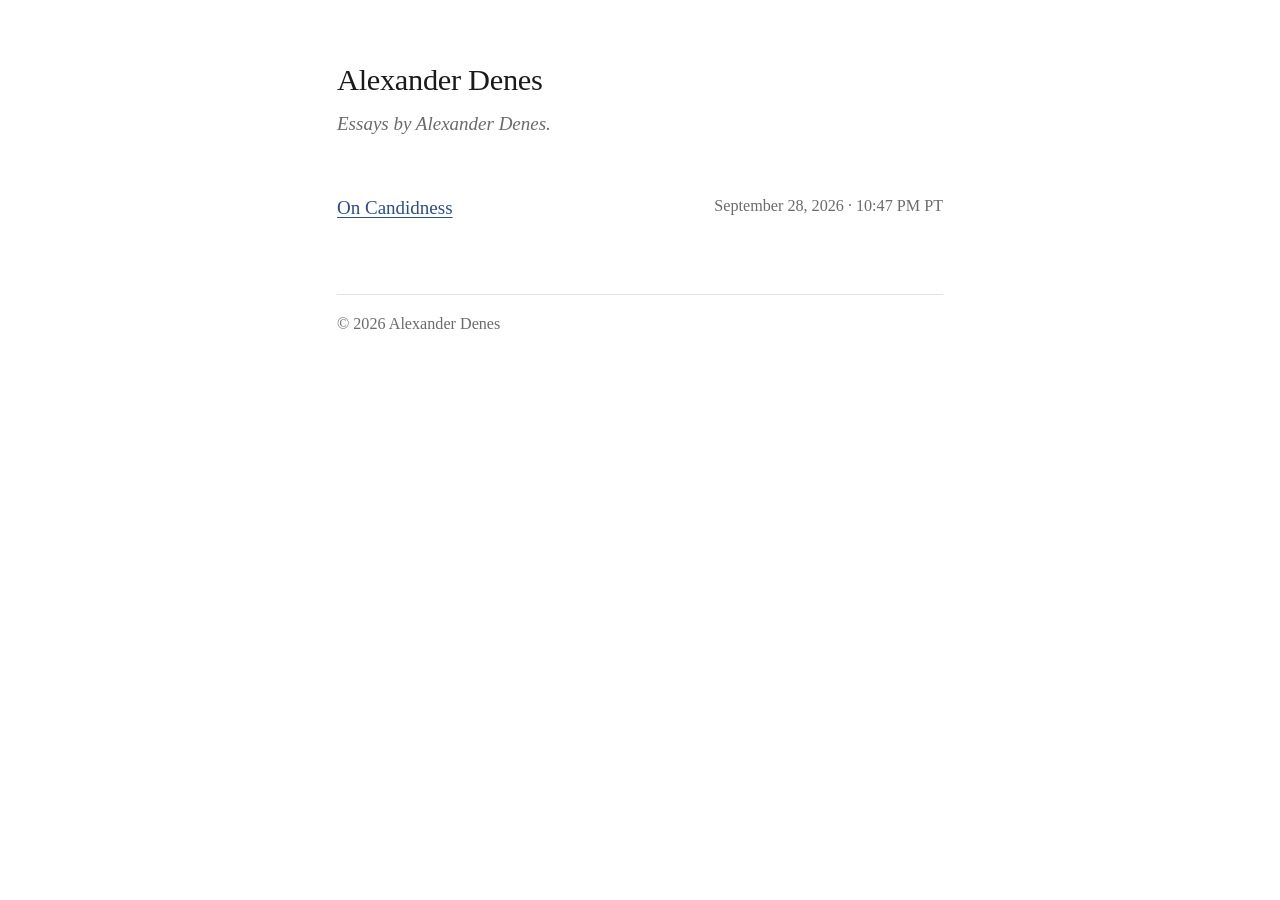
<file: index.html>
<!DOCTYPE html>
<html lang="en">
<head>
  <meta charset="utf-8">
  <meta name="viewport" content="width=device-width, initial-scale=1">
  <title>Alexander Denes</title>
  <meta name="description" content="Essays by Alexander Denes.">
  <link rel="stylesheet" href="/style.css">
</head>
<body>
<main>
  <h1 class="site-name"><a href="/">Alexander Denes</a></h1>
  <p class="tagline">Essays by Alexander Denes.</p>

  <!-- ESSAY LIST: newest first. Add new essays at the top. -->
  <ul class="essays">
    <li><a href="/essays/on-candidness.html">On Candidness</a> <time datetime="2026-09-28T22:47-07:00">September 28, 2026 · 10:47 PM PT</time></li>
  </ul>

  <footer>© 2026 Alexander Denes</footer>
</main>
</body>
</html>
</file>
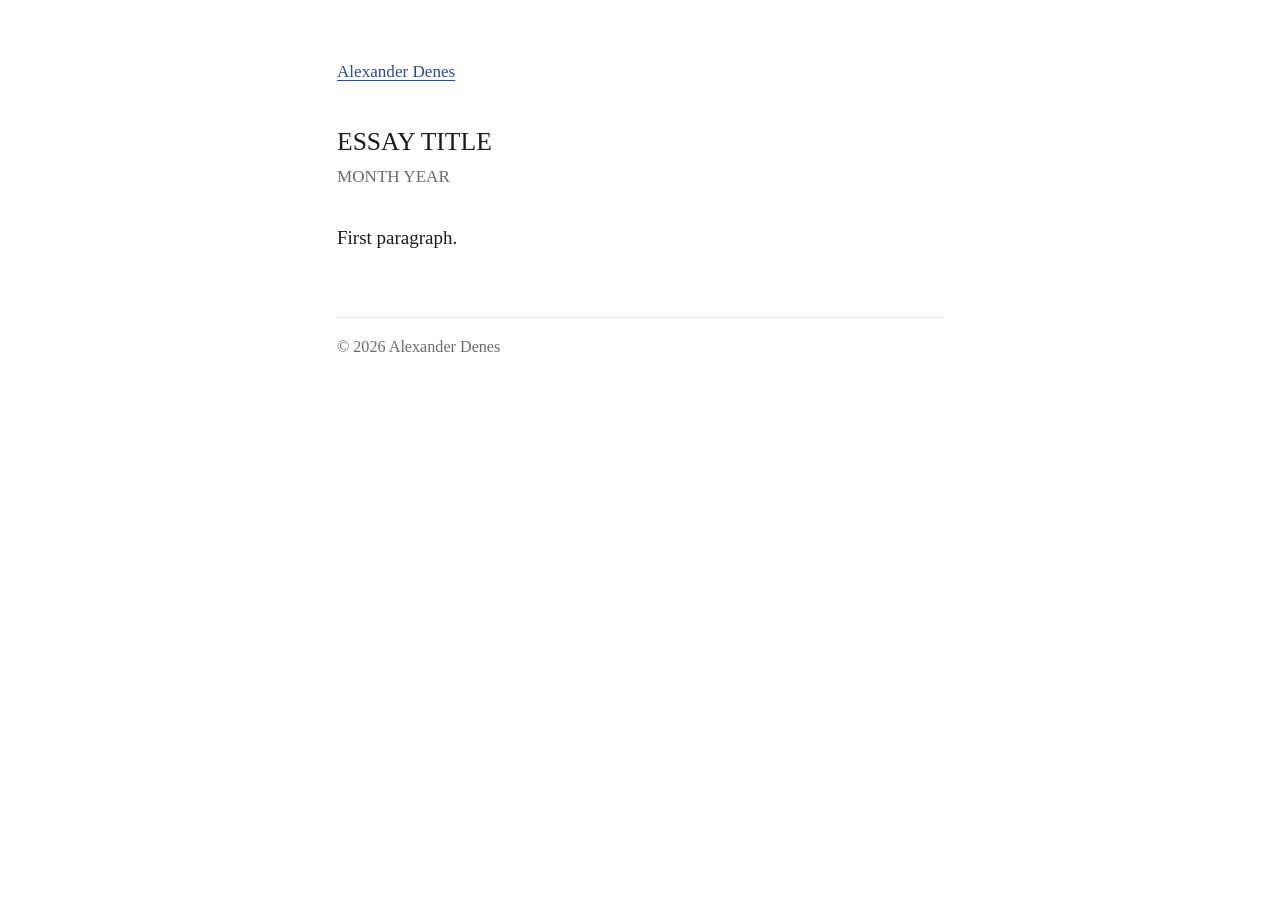
<file: essays/_template.html>
<!DOCTYPE html>
<html lang="en">
<head>
  <meta charset="utf-8">
  <meta name="viewport" content="width=device-width, initial-scale=1">
  <title>ESSAY TITLE — Alexander Denes</title>
  <link rel="stylesheet" href="/style.css">
</head>
<body>
<main>
  <a class="back" href="/">Alexander Denes</a>
  <article>
    <h1>ESSAY TITLE</h1>
    <p class="date">MONTH YEAR</p>

    <p>First paragraph.</p>
  </article>
  <footer>© 2026 Alexander Denes</footer>
</main>
</body>
</html>
</file>
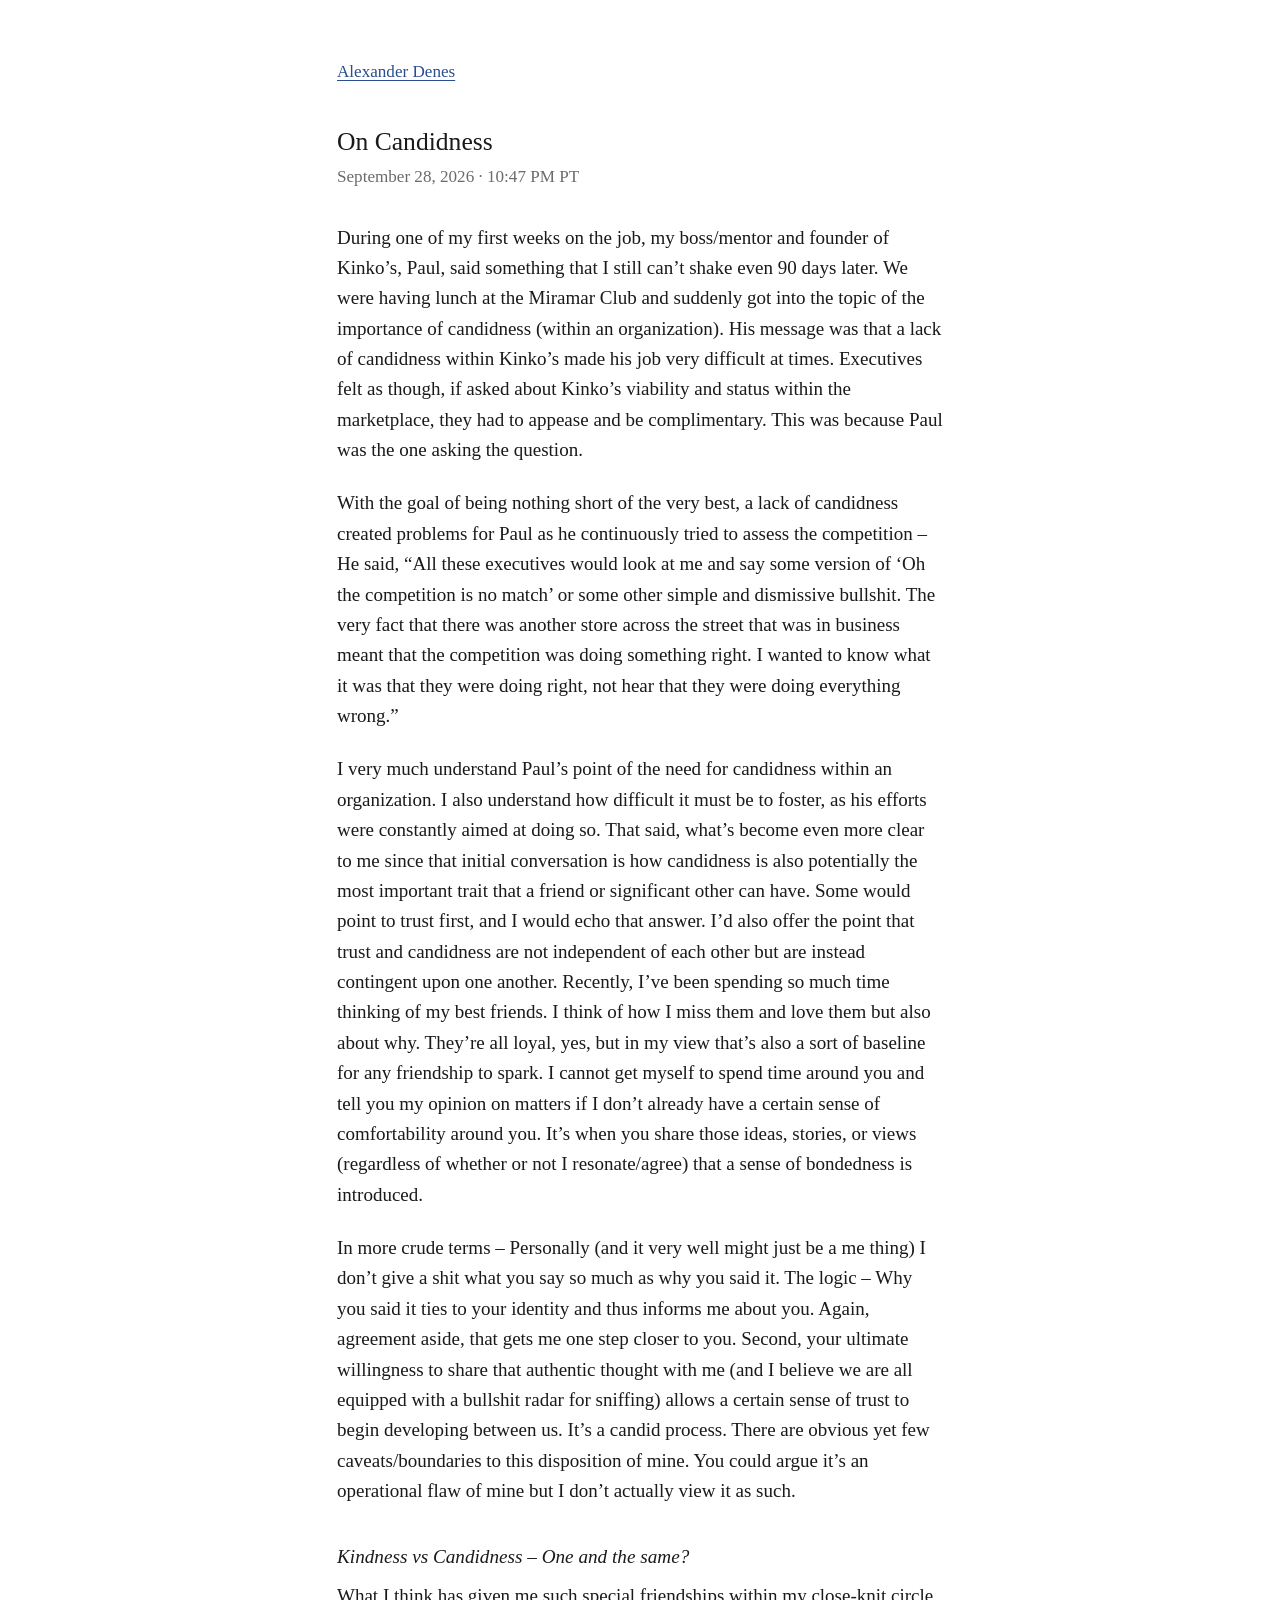
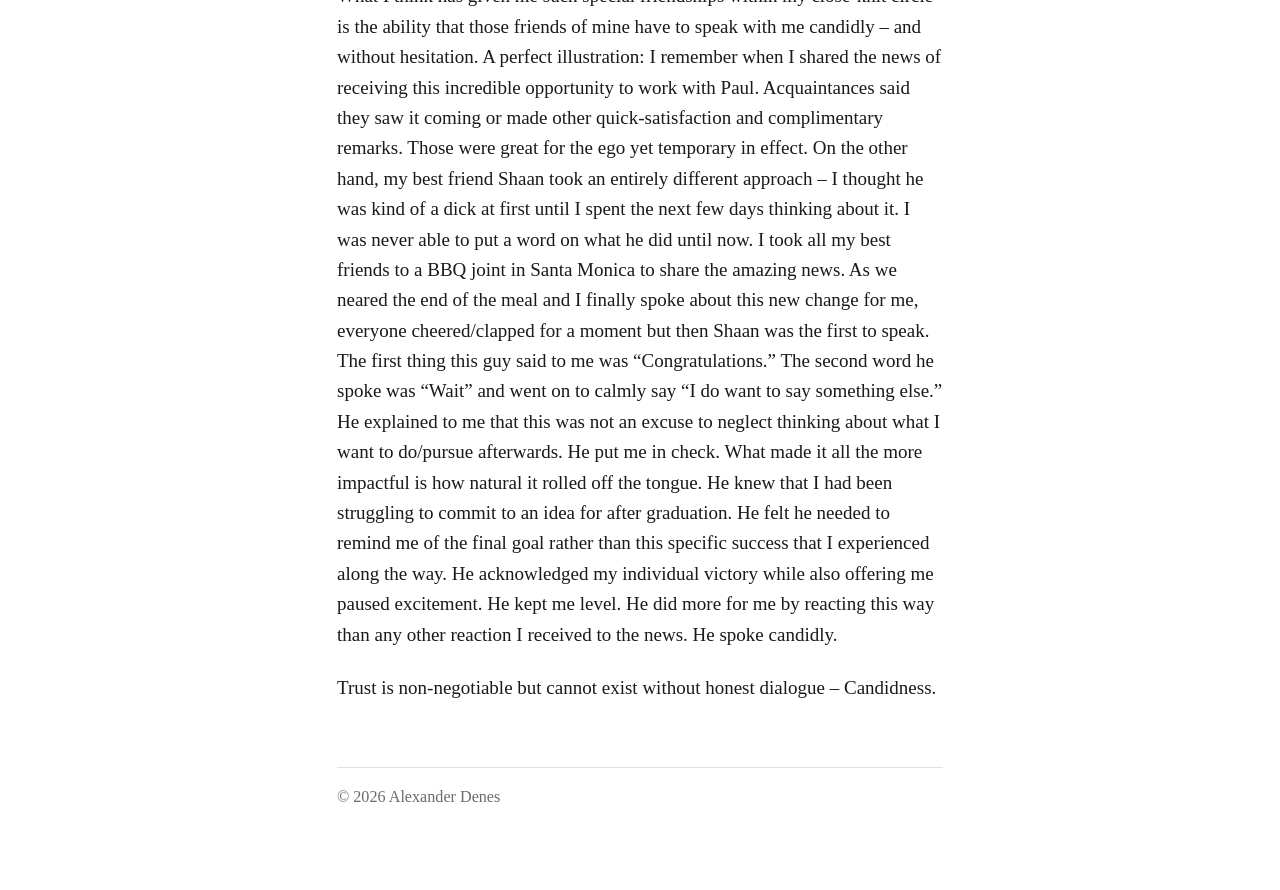
<file: essays/on-candidness.html>
<!DOCTYPE html>
<html lang="en">
<head>
  <meta charset="utf-8">
  <meta name="viewport" content="width=device-width, initial-scale=1">
  <title>On Candidness — Alexander Denes</title>
  <link rel="stylesheet" href="/style.css">
</head>
<body>
<main>
  <a class="back" href="/">Alexander Denes</a>
  <article>
    <h1>On Candidness</h1>
    <p class="date"><time datetime="2026-09-28T22:47-07:00">September 28, 2026 · 10:47 PM PT</time></p>

    <p>During one of my first weeks on the job, my boss/mentor and founder of Kinko’s, Paul, said something that I still can’t shake even 90 days later. We were having lunch at the Miramar Club and suddenly got into the topic of the importance of candidness (within an organization). His message was that a lack of candidness within Kinko’s made his job very difficult at times. Executives felt as though, if asked about Kinko’s viability and status within the marketplace, they had to appease and be complimentary. This was because Paul was the one asking the question.</p>

    <p>With the goal of being nothing short of the very best, a lack of candidness created problems for Paul as he continuously tried to assess the competition – He said, “All these executives would look at me and say some version of ‘Oh the competition is no match’ or some other simple and dismissive bullshit. The very fact that there was another store across the street that was in business meant that the competition was doing something right. I wanted to know what it was that they were doing right, not hear that they were doing everything wrong.”</p>

    <p>I very much understand Paul’s point of the need for candidness within an organization. I also understand how difficult it must be to foster, as his efforts were constantly aimed at doing so. That said, what’s become even more clear to me since that initial conversation is how candidness is also potentially the most important trait that a friend or significant other can have. Some would point to trust first, and I would echo that answer. I’d also offer the point that trust and candidness are not independent of each other but are instead contingent upon one another. Recently, I’ve been spending so much time thinking of my best friends. I think of how I miss them and love them but also about why. They’re all loyal, yes, but in my view that’s also a sort of baseline for any friendship to spark. I cannot get myself to spend time around you and tell you my opinion on matters if I don’t already have a certain sense of comfortability around you. It’s when you share those ideas, stories, or views (regardless of whether or not I resonate/agree) that a sense of bondedness is introduced.</p>

    <p>In more crude terms – Personally (and it very well might just be a me thing) I don’t give a shit what you say so much as why you said it. The logic – Why you said it ties to your identity and thus informs me about you. Again, agreement aside, that gets me one step closer to you. Second, your ultimate willingness to share that authentic thought with me (and I believe we are all equipped with a bullshit radar for sniffing) allows a certain sense of trust to begin developing between us. It’s a candid process. There are obvious yet few caveats/boundaries to this disposition of mine. You could argue it’s an operational flaw of mine but I don’t actually view it as such.</p>

    <h2>Kindness vs Candidness – One and the same?</h2>

    <p>What I think has given me such special friendships within my close-knit circle is the ability that those friends of mine have to speak with me candidly – and without hesitation. A perfect illustration: I remember when I shared the news of receiving this incredible opportunity to work with Paul. Acquaintances said they saw it coming or made other quick-satisfaction and complimentary remarks. Those were great for the ego yet temporary in effect. On the other hand, my best friend Shaan took an entirely different approach – I thought he was kind of a dick at first until I spent the next few days thinking about it. I was never able to put a word on what he did until now. I took all my best friends to a BBQ joint in Santa Monica to share the amazing news. As we neared the end of the meal and I finally spoke about this new change for me, everyone cheered/clapped for a moment but then Shaan was the first to speak. The first thing this guy said to me was “Congratulations.” The second word he spoke was “Wait” and went on to calmly say “I do want to say something else.” He explained to me that this was not an excuse to neglect thinking about what I want to do/pursue afterwards. He put me in check. What made it all the more impactful is how natural it rolled off the tongue. He knew that I had been struggling to commit to an idea for after graduation. He felt he needed to remind me of the final goal rather than this specific success that I experienced along the way. He acknowledged my individual victory while also offering me paused excitement. He kept me level. He did more for me by reacting this way than any other reaction I received to the news. He spoke candidly.</p>

    <p>Trust is non-negotiable but cannot exist without honest dialogue – Candidness.</p>
  </article>
  <footer>© 2026 Alexander Denes</footer>
</main>
</body>
</html>
</file>
<file: style.css>
:root {
  --ink: #1a1a1a;
  --muted: #6b6b6b;
  --paper: #ffffff;
  --link: #2a4d8f;
  --rule: #e2e2e2;
}
* { box-sizing: border-box; }
html { -webkit-text-size-adjust: 100%; }
body {
  margin: 0;
  background: var(--paper);
  color: var(--ink);
  font-family: "Iowan Old Style", "Palatino Linotype", Palatino, "Book Antiqua", Georgia, serif;
  font-size: 19px;
  line-height: 1.6;
}
main { max-width: 34em; margin: 0 auto; padding: 3.5rem 1.25rem 5rem; }
a { color: var(--link); text-decoration-thickness: 1px; text-underline-offset: 3px; }
a:hover { color: var(--ink); }
a:focus-visible { outline: 2px solid var(--link); outline-offset: 3px; }

.site-name { font-size: 1.9rem; font-weight: normal; letter-spacing: -0.01em; margin: 0 0 0.25rem; }
.site-name a { color: var(--ink); text-decoration: none; }
.tagline { color: var(--muted); margin: 0 0 3rem; font-style: italic; }

.essays { list-style: none; padding: 0; margin: 0; }
.essays li { display: flex; justify-content: space-between; gap: 1rem; padding: 0.4rem 0; }
.essays time { color: var(--muted); font-size: 0.85em; white-space: nowrap; }

.back { font-size: 0.9em; }
article h1 { font-size: 1.6rem; font-weight: normal; line-height: 1.25; margin: 2.5rem 0 0.3rem; }
article .date { color: var(--muted); font-size: 0.9em; margin: 0 0 2rem; }
article p { margin: 0 0 1.2em; }
article h2 { font-size: 1.2rem; font-weight: normal; font-style: italic; line-height: 1.3; margin: 2em 0 0.6em; }
article blockquote { margin: 1.5em 0; padding-left: 1em; border-left: 2px solid var(--rule); color: var(--muted); }

footer { margin-top: 4rem; padding-top: 1rem; border-top: 1px solid var(--rule); color: var(--muted); font-size: 0.85em; }
</file>
